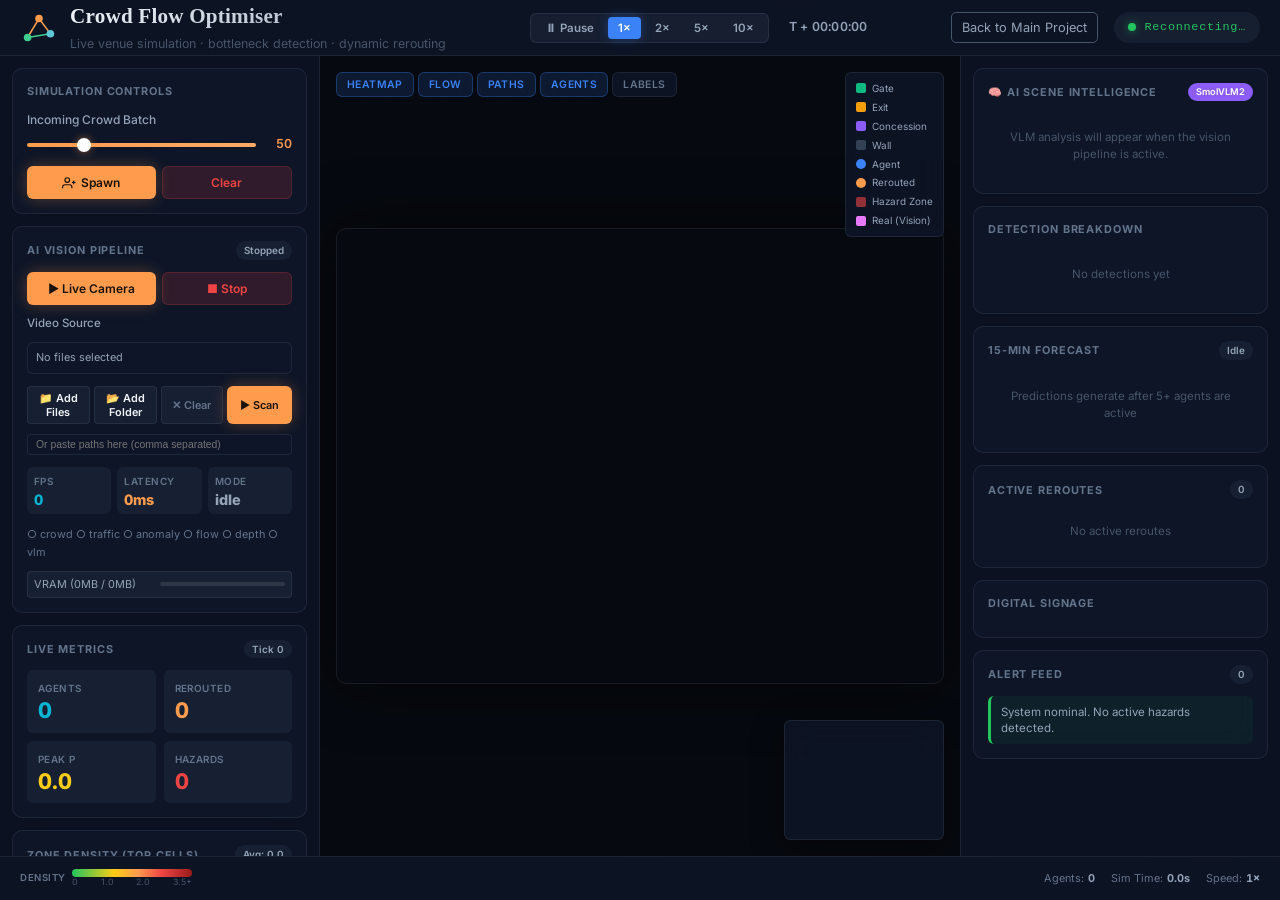
<file: frontend/index.html>
<!DOCTYPE html>
<html lang="en">
<head>
    <meta charset="UTF-8">
    <meta name="viewport" content="width=device-width, initial-scale=1.0">
    <title>Crowd Flow Optimiser — Real-Time Crowd Simulation & Rerouting</title>
    <meta name="description" content="Predictive digital twin for venue crowd management. Real-time simulation, bottleneck forecasting, and automated crowd rerouting engine.">
    <link rel="stylesheet" href="styles.css?v=3">
    <link rel="preconnect" href="https://fonts.googleapis.com">
    <link rel="preconnect" href="https://fonts.gstatic.com" crossorigin>
    <link href="https://fonts.googleapis.com/css2?family=Inter:wght@400;500;600;700;800&display=swap" rel="stylesheet">
</head>
<body>
    <div class="app-container">
        <!-- ━━━ HEADER ━━━ -->
        <header class="topbar">
            <div class="brand">
                <svg class="brand-mark" viewBox="0 0 40 40" fill="none" xmlns="http://www.w3.org/2000/svg">
                    <line x1="8" y1="30" x2="20" y2="10" stroke="#FF9B4D" stroke-width="1.6"/>
                    <line x1="20" y1="10" x2="32" y2="26" stroke="#FF9B4D" stroke-width="1.6"/>
                    <line x1="8" y1="30" x2="32" y2="26" stroke="#3ECF8E" stroke-width="1.6"/>
                    <circle cx="8" cy="30" r="4" fill="#3ECF8E"/>
                    <circle cx="20" cy="10" r="4" fill="#FF9B4D"/>
                    <circle cx="32" cy="26" r="4" fill="#5EC8D8"/>
                </svg>
                <div>
                    <h1>Crowd Flow Optimiser</h1>
                    <p class="tagline">Live venue simulation · bottleneck detection · dynamic rerouting</p>
                </div>
            </div>
            <div class="header-center">
                <div class="speed-controls">
                    <button class="speed-btn" data-speed="0" id="speed-0x">⏸ Pause</button>
                    <button class="speed-btn active" data-speed="1" id="speed-1x">1×</button>
                    <button class="speed-btn" data-speed="2" id="speed-2x">2×</button>
                    <button class="speed-btn" data-speed="5" id="speed-5x">5×</button>
                    <button class="speed-btn" data-speed="10" id="speed-10x">10×</button>
                </div>
                <div class="sim-clock" id="sim-clock">T + 00:00:00</div>
            </div>
            <div style="display:flex; align-items:center; gap: 16px;">
                <a href="#" style="color: var(--text-secondary); font-size: 0.8rem; text-decoration: none; border: 1px solid var(--text-dim); padding: 5px 10px; border-radius: 5px; transition: all 0.2s;">Back to Main Project</a>
                <div class="status-pill live" id="statusPill">
                    <span class="status-dot" id="connection-dot"></span>
                    <span id="connection-text">SIMULATION LIVE</span>
                </div>
            </div>
        </header>

        <!-- ━━━ LEFT SIDEBAR ━━━ -->
        <div class="sidebar left">
            <!-- Simulation Controls -->
            <section class="panel" id="panel-controls">
                <div class="panel-header">
                    <span class="panel-title">Simulation Controls</span>
                </div>
                <div class="control-group">
                    <label for="crowd-size">Incoming Crowd Batch</label>
                    <div class="control-row">
                        <input type="range" id="crowd-size" min="5" max="200" value="50" step="5">
                        <span id="crowd-size-val">50</span>
                    </div>
                </div>
                <div class="actions">
                    <button id="btn-spawn" class="btn primary">
                        <svg width="14" height="14" viewBox="0 0 24 24" fill="none" stroke="currentColor" stroke-width="2"><path d="M17 21v-2a4 4 0 0 0-4-4H5a4 4 0 0 0-4 4v2"/><circle cx="9" cy="7" r="4"/><line x1="23" y1="11" x2="17" y2="11"/><line x1="20" y1="8" x2="20" y2="14"/></svg>
                        Spawn
                    </button>
                    <button id="btn-clear" class="btn danger">Clear</button>
                </div>
            </section>

            <!-- ━━━ AI VISION PIPELINE (Expanded) ━━━ -->
            <section class="panel" id="panel-vision">
                <div class="panel-header">
                    <span class="panel-title">AI Vision Pipeline</span>
                    <span class="panel-badge" id="vision-status">Stopped</span>
                </div>

                <!-- Live Camera Controls -->
                <div class="actions" style="margin-top: 8px;">
                    <button id="btn-vision-start" class="btn primary">▶ Live Camera</button>
                    <button id="btn-vision-stop" class="btn danger">■ Stop</button>
                </div>

                <!-- Video / Folder Scan -->
                <div class="control-group" style="margin-top: 10px;">
                    <label style="font-size: 0.72rem; color: var(--text-secondary); margin-bottom: 4px; display:block;">Video Source</label>
                    
                    <!-- File list display -->
                    <div id="video-file-list" style="background:var(--bg-input); border:var(--glass-border); border-radius:6px; padding:6px 8px; min-height:32px; max-height:80px; overflow-y:auto; margin-bottom:6px; font-size:0.68rem; color:var(--text-secondary);">
                        No files selected
                    </div>
                    
                    <!-- Picker buttons -->
                    <div style="display:flex; gap:4px; flex-wrap:wrap;">
                        <button id="btn-pick-files" class="btn" style="font-size:0.68rem; padding:4px 8px; background:var(--bg-card); border:var(--glass-border); color:var(--text-primary); cursor:pointer; border-radius:4px;">📁 Add Files</button>
                        <button id="btn-pick-folder" class="btn" style="font-size:0.68rem; padding:4px 8px; background:var(--bg-card); border:var(--glass-border); color:var(--text-primary); cursor:pointer; border-radius:4px;">📂 Add Folder</button>
                        <button id="btn-clear-files" class="btn" style="font-size:0.68rem; padding:4px 8px; background:var(--bg-card); border:var(--glass-border); color:var(--text-tertiary); cursor:pointer; border-radius:4px;">✕ Clear</button>
                        <button id="btn-scan-video" class="btn primary" style="font-size:0.68rem; padding:4px 10px; margin-left:auto;">▶ Scan</button>
                    </div>
                    
                    <!-- Hidden input for manual path entry -->
                    <input type="text" id="video-path-input" placeholder="Or paste paths here (comma separated)" style="width:100%; background:var(--bg-input); border:var(--glass-border); border-radius:4px; padding:4px 8px; color:var(--text-primary); font-size:0.65rem; outline:none; margin-top:4px;">
                </div>

                <!-- Video Progress Bar -->
                <div class="vision-progress-bar" style="display:none; margin-top: 6px;">
                    <div id="vision-progress" class="vision-progress-fill" style="width:0%;"></div>
                </div>

                <!-- Pipeline Metrics -->
                <div style="display:grid; grid-template-columns:1fr 1fr 1fr; gap:6px; margin-top:10px;">
                    <div class="stat-card" style="padding:6px;">
                        <span class="stat-label" style="font-size:0.62rem;">FPS</span>
                        <span class="stat-value" style="font-size:0.9rem; color:var(--accent-cyan);" id="vision-fps">0</span>
                    </div>
                    <div class="stat-card" style="padding:6px;">
                        <span class="stat-label" style="font-size:0.62rem;">Latency</span>
                        <span class="stat-value" style="font-size:0.9rem; color:var(--accent-orange);" id="vision-latency">0ms</span>
                    </div>
                    <div class="stat-card" style="padding:6px;">
                        <span class="stat-label" style="font-size:0.62rem;">Mode</span>
                        <span class="stat-value" style="font-size:0.9rem; color:var(--text-secondary);" id="vision-mode">idle</span>
                    </div>
                </div>

                <!-- Model Status Indicators -->
                <div id="vision-model-status" style="margin-top:8px; padding:4px 0; font-size:0.68rem; color:var(--text-dim); line-height:1.6;">
                    <span style="color:#64748b;">○ crowd</span>
                    <span style="color:#64748b;">○ traffic</span>
                    <span style="color:#64748b;">○ anomaly</span>
                    <span style="color:#64748b;">○ flow</span>
                    <span style="color:#64748b;">○ depth</span>
                    <span style="color:#64748b;">○ vlm</span>
                </div>
                
                <!-- VRAM Status -->
                <div id="vision-vram-status" style="margin-top:6px; font-size:0.68rem; color:var(--text-secondary); display:flex; justify-content:space-between; align-items:center; background:var(--bg-card); padding:4px 6px; border-radius:4px; border:var(--glass-border);">
                    <span>VRAM (0MB / 0MB)</span>
                    <div style="width: 50%; height: 4px; background: rgba(255,255,255,0.1); border-radius: 2px; overflow: hidden;">
                        <div id="vram-bar" style="width: 0%; height: 100%; background: var(--accent-purple); transition: width 0.3s ease;"></div>
                    </div>
                </div>
            </section>

            <!-- Live Stats -->
            <section class="panel" id="panel-stats">
                <div class="panel-header">
                    <span class="panel-title">Live Metrics</span>
                    <span class="panel-badge" id="tick-counter">Tick 0</span>
                </div>
                <div class="stat-grid four">
                    <div class="stat-card">
                        <span class="stat-label">Agents</span>
                        <span class="stat-value agents" id="stat-agents">0</span>
                    </div>
                    <div class="stat-card" id="stat-card-rerouted">
                        <span class="stat-label">Rerouted</span>
                        <span class="stat-value rerouted" id="stat-rerouted">0</span>
                    </div>
                    <div class="stat-card">
                        <span class="stat-label">Peak ρ</span>
                        <span class="stat-value density" id="stat-max-density">0.0</span>
                    </div>
                    <div class="stat-card" id="stat-card-bottleneck">
                        <span class="stat-label">Hazards</span>
                        <span class="stat-value bottleneck" id="stat-hazards">0</span>
                    </div>
                </div>
            </section>

            <!-- Zone Density Table -->
            <section class="panel" id="panel-density">
                <div class="panel-header">
                    <span class="panel-title">Zone Density (Top Cells)</span>
                    <span class="panel-badge" id="avg-density">Avg: 0.0</span>
                </div>
                <div style="max-height: 200px; overflow-y: auto;">
                    <table class="density-table">
                        <thead>
                            <tr>
                                <th>Cell</th>
                                <th>ρ (p/m²)</th>
                                <th>LoS</th>
                                <th>Trend</th>
                            </tr>
                        </thead>
                        <tbody id="density-tbody">
                            <tr><td colspan="4" style="color: var(--text-dim); text-align: center; padding: 12px;">No density data</td></tr>
                        </tbody>
                    </table>
                </div>
            </section>

            <!-- Gate Status -->
            <section class="panel" id="panel-gates">
                <div class="panel-header">
                    <span class="panel-title">Gate Control</span>
                </div>
                <div class="gate-list" id="gate-list">
                    <!-- Dynamic gate items -->
                </div>
            </section>
        </div>

        <!-- ━━━ CENTER: VENUE CANVAS ━━━ -->
        <div class="center-content">
            <div class="venue-container">
                <!-- Layer toggles -->
                <div class="canvas-overlay">
                    <button class="overlay-toggle active" id="toggle-heatmap" data-layer="heatmap">Heatmap</button>
                    <button class="overlay-toggle active" id="toggle-flow" data-layer="flow">Flow</button>
                    <button class="overlay-toggle active" id="toggle-paths" data-layer="paths">Paths</button>
                    <button class="overlay-toggle active" id="toggle-agents" data-layer="agents">Agents</button>
                    <button class="overlay-toggle" id="toggle-labels" data-layer="labels">Labels</button>
                </div>

                <!-- Legend -->
                <div class="canvas-legend">
                    <div class="legend-row"><span class="legend-swatch gate"></span> Gate</div>
                    <div class="legend-row"><span class="legend-swatch exit"></span> Exit</div>
                    <div class="legend-row"><span class="legend-swatch concession"></span> Concession</div>
                    <div class="legend-row"><span class="legend-swatch wall"></span> Wall</div>
                    <div class="legend-row"><span class="legend-swatch agent"></span> Agent</div>
                    <div class="legend-row"><span class="legend-swatch rerouted"></span> Rerouted</div>
                    <div class="legend-row"><span class="legend-swatch bottleneck"></span> Hazard Zone</div>
                    <div class="legend-row"><span class="legend-swatch" style="background:#e879f9;"></span> Real (Vision)</div>
                </div>

                <!-- Main Canvas -->
                <canvas id="venue-canvas" width="800" height="600"></canvas>

                <!-- Minimap -->
                <div class="minimap">
                    <canvas id="minimap-canvas" width="160" height="120"></canvas>
                </div>
            </div>
        </div>

        <!-- ━━━ RIGHT SIDEBAR ━━━ -->
        <div class="sidebar right">

            <!-- ━━━ AI SCENE INTELLIGENCE (VLM) ━━━ -->
            <section class="panel" id="panel-vlm">
                <div class="panel-header">
                    <span class="panel-title">🧠 AI Scene Intelligence</span>
                    <span class="panel-badge" style="font-size:0.58rem; background:var(--accent-purple); color:#fff;">SmolVLM2</span>
                </div>
                <div id="vlm-analysis" style="padding: 4px 0;">
                    <div style="font-size: 0.72rem; color: var(--text-dim); text-align: center; padding: 12px;">
                        VLM analysis will appear when the vision pipeline is active.
                    </div>
                </div>
            </section>

            <!-- ━━━ DETECTION BREAKDOWN ━━━ -->
            <section class="panel" id="panel-detections">
                <div class="panel-header">
                    <span class="panel-title">Detection Breakdown</span>
                </div>
                <div id="vision-detections" style="padding: 4px 0;">
                    <div style="font-size: 0.72rem; color: var(--text-dim); text-align: center; padding: 12px;">
                        No detections yet
                    </div>
                </div>
            </section>

            <!-- Prediction Timeline -->
            <section class="panel" id="panel-prediction">
                <div class="panel-header">
                    <span class="panel-title">15-Min Forecast</span>
                    <span class="panel-badge" id="prediction-status">Idle</span>
                </div>
                <div class="prediction-timeline" id="prediction-timeline">
                    <div style="font-size: 0.72rem; color: var(--text-dim); text-align: center; padding: 16px;">
                        Predictions generate after 5+ agents are active
                    </div>
                </div>
            </section>

            <!-- Active Reroutes -->
            <section class="panel" id="panel-reroutes">
                <div class="panel-header">
                    <span class="panel-title">Active Reroutes</span>
                    <span class="panel-badge" id="reroute-count">0</span>
                </div>
                <div id="reroute-list" style="max-height: 160px; overflow-y: auto;">
                    <div style="font-size: 0.72rem; color: var(--text-dim); text-align: center; padding: 12px;">
                        No active reroutes
                    </div>
                </div>
            </section>

            <!-- Digital Signage -->
            <section class="panel" id="panel-signage">
                <div class="panel-header">
                    <span class="panel-title">Digital Signage</span>
                </div>
                <div class="sign-list" id="sign-list">
                    <!-- Dynamic sign items -->
                </div>
            </section>

            <!-- Alerts Feed -->
            <section class="panel" id="panel-alerts">
                <div class="panel-header">
                    <span class="panel-title">Alert Feed</span>
                    <span class="panel-badge" id="alert-count">0</span>
                </div>
                <ul id="alert-list" class="alert-list">
                    <li class="alert-item empty-alert">System nominal. No active hazards detected.</li>
                </ul>
            </section>
        </div>

        <!-- ━━━ BOTTOM BAR ━━━ -->
        <div class="bottom-bar">
            <div class="bottom-left">
                <div class="density-legend">
                    <span class="density-legend-label">Density</span>
                    <div>
                        <div class="density-gradient"></div>
                        <div class="density-scale">
                            <span>0</span>
                            <span>1.0</span>
                            <span>2.0</span>
                            <span>3.5+</span>
                        </div>
                    </div>
                </div>
            </div>
            <div class="bottom-right">
                <div class="bottom-stat">Agents: <strong id="bottom-agents">0</strong></div>
                <div class="bottom-stat">Sim Time: <strong id="bottom-sim-time">0.0s</strong></div>
                <div class="bottom-stat">Speed: <strong id="bottom-speed">1×</strong></div>
            </div>
        </div>
    </div>

    <!-- Tooltip (positioned dynamically) -->
    <div class="tooltip" id="tooltip"></div>

    <script src="app.js?v=4"></script>
</body>
</html>
</file>
<file: frontend/styles.css>
/* ━━━━━━━━━━━━━━━━━━━━━━━━━━━━━━━━━━━━━━━━━━━━━━━━━━━━━━━━━━━━━━━━━━━━━
   CROWD FLOW OPTIMISER — Premium Operations Dashboard
   Design System: Dark Glassmorphism + Animated Density Gradients
   ━━━━━━━━━━━━━━━━━━━━━━━━━━━━━━━━━━━━━━━━━━━━━━━━━━━━━━━━━━━━━━━━━━━━━ */

/* ─── Design Tokens ─── */
:root {
    /* Core palette */
    --bg-void: #06090f;
    --bg-deep: #0b1120;
    --bg-panel: rgba(15, 23, 42, 0.75);
    --bg-panel-solid: #0f172a;
    --bg-card: rgba(30, 41, 59, 0.6);
    --bg-hover: rgba(51, 65, 85, 0.4);
    --bg-input: rgba(15, 23, 42, 0.9);

    /* Glass effect */
    --glass-blur: blur(16px);
    --glass-border: 1px solid rgba(148, 163, 184, 0.12);
    --glass-shadow: 0 8px 32px rgba(0, 0, 0, 0.4);

    /* Text hierarchy */
    --text-primary: #f1f5f9;
    --text-secondary: #94a3b8;
    --text-tertiary: #64748b;
    --text-dim: #475569;

    /* Accent colors */
    --accent-blue: #3b82f6;
    --accent-blue-glow: rgba(59, 130, 246, 0.3);
    --accent-cyan: #06b6d4;
    --accent-purple: #8b5cf6;
    --accent-indigo: #6366f1;
    --accent-orange: #FF9B4D;
    --accent-orange-glow: rgba(255, 155, 77, 0.3);

    /* Density LoS colors (Fruin) */
    --los-a: #22c55e;
    --los-b: #4ade80;
    --los-c: #facc15;
    --los-d: #FF9B4D;
    --los-e: #ef4444;
    --los-f: #dc2626;
    --los-critical: #991b1b;

    /* Severity */
    --severity-info: #06b6d4;
    --severity-warning: #FF9B4D;
    --severity-critical: #ef4444;
    --severity-emergency: #dc2626;

    /* Grid cell colors */
    --cell-empty: #0b1120;
    --cell-wall: #334155;
    --cell-gate: #10b981;
    --cell-exit: #f59e0b;
    --cell-concession: #8b5cf6;

    /* Layout */
    --header-height: 56px;
    --sidebar-width: 320px;
    --bottom-bar-height: 44px;
    --radius-sm: 6px;
    --radius-md: 10px;
    --radius-lg: 14px;
    --radius-xl: 18px;

    /* Transitions */
    --ease-out: cubic-bezier(0.16, 1, 0.3, 1);
    --ease-spring: cubic-bezier(0.34, 1.56, 0.64, 1);
}

/* ─── Reset & Base ─── */
*, *::before, *::after {
    margin: 0;
    padding: 0;
    box-sizing: border-box;
}

html, body {
    height: 100%;
    overflow: hidden;
}

body {
    font-family: 'Inter', -apple-system, BlinkMacSystemFont, sans-serif;
    background: var(--bg-void);
    color: var(--text-primary);
    line-height: 1.5;
    -webkit-font-smoothing: antialiased;
}

/* Animated background gradient */
body::before {
    content: '';
    position: fixed;
    inset: 0;
    background: 
        radial-gradient(ellipse 80% 50% at 20% 40%, rgba(59, 130, 246, 0.06), transparent),
        radial-gradient(ellipse 60% 40% at 80% 60%, rgba(139, 92, 246, 0.05), transparent),
        radial-gradient(ellipse 50% 30% at 50% 80%, rgba(6, 182, 212, 0.04), transparent);
    pointer-events: none;
    z-index: 0;
}

/* ─── Scrollbar ─── */
::-webkit-scrollbar {
    width: 5px;
    height: 5px;
}
::-webkit-scrollbar-track {
    background: transparent;
}
::-webkit-scrollbar-thumb {
    background: var(--text-dim);
    border-radius: 4px;
}
::-webkit-scrollbar-thumb:hover {
    background: var(--text-tertiary);
}

/* ─── App Shell ─── */
.app-container {
    display: grid;
    grid-template-rows: var(--header-height) 1fr var(--bottom-bar-height);
    grid-template-columns: var(--sidebar-width) 1fr var(--sidebar-width);
    height: 100vh;
    position: relative;
    z-index: 1;
}

/* ─── Header ─── */
.topbar {
    grid-column: 1 / -1;
    display: flex;
    align-items: center;
    justify-content: space-between;
    padding: 0 20px;
    background: var(--bg-panel);
    backdrop-filter: var(--glass-blur);
    border-bottom: var(--glass-border);
    z-index: 100;
}

.brand { display: flex; align-items: center; gap: 12px; }
.brand-mark { width: 38px; height: 38px; flex: none; }
.brand h1 {
    font-family: "Bookman Old Style", "Century Schoolbook", Cambria, serif;
    font-size: 1.32rem;
    font-weight: 700;
    margin: 0;
    letter-spacing: 0.01em;
    background: linear-gradient(135deg, var(--text-primary), var(--text-secondary));
    -webkit-background-clip: text;
    -webkit-text-fill-color: transparent;
}
.brand .tagline {
    margin: 2px 0 0;
    font-size: 0.78rem;
    color: var(--text-dim);
}

.status-pill {
    display: flex;
    align-items: center;
    gap: 8px;
    padding: 7px 14px;
    border-radius: 999px;
    background: var(--bg-card);
    border: 1px solid var(--glass-border);
    font-family: "Courier New", monospace;
    font-size: 0.74rem;
    letter-spacing: 0.06em;
    color: var(--text-secondary);
    white-space: nowrap;
}
.status-dot {
    width: 8px; height: 8px; border-radius: 50%;
    background: var(--text-dim);
    flex: none;
}
.status-pill.live .status-dot { background: var(--los-a); box-shadow: 0 0 8px rgba(34,197,94,0.6); animation: pulse 1.6s infinite; }
.status-pill.live { color: var(--los-a); border-color: #1F4B3A; }

.header-center {
    display: flex;
    align-items: center;
    gap: 20px;
}

.speed-controls {
    display: flex;
    align-items: center;
    gap: 4px;
    background: var(--bg-card);
    padding: 3px 4px;
    border-radius: var(--radius-sm);
    border: var(--glass-border);
}

.speed-btn {
    padding: 4px 10px;
    border: none;
    background: transparent;
    color: var(--text-secondary);
    font-size: 0.72rem;
    font-weight: 600;
    font-family: 'Inter', sans-serif;
    cursor: pointer;
    border-radius: 4px;
    transition: all 0.2s var(--ease-out);
}

.speed-btn:hover {
    background: var(--bg-hover);
    color: var(--text-primary);
}

.speed-btn.active {
    background: var(--accent-blue);
    color: white;
    box-shadow: 0 0 12px var(--accent-blue-glow);
}

.sim-clock {
    font-size: 0.78rem;
    font-weight: 600;
    color: var(--text-secondary);
    font-variant-numeric: tabular-nums;
    letter-spacing: 0.02em;
}

.header-right {
    display: flex;
    align-items: center;
    gap: 14px;
}

.connection-badge {
    display: flex;
    align-items: center;
    gap: 6px;
    font-size: 0.72rem;
    color: var(--text-secondary);
    padding: 4px 10px;
    background: var(--bg-card);
    border-radius: 20px;
    border: var(--glass-border);
}

.connection-dot {
    width: 7px;
    height: 7px;
    border-radius: 50%;
    background: var(--los-a);
    box-shadow: 0 0 8px rgba(34, 197, 94, 0.6);
    animation: pulse 2s ease infinite;
}

.connection-dot.disconnected {
    background: var(--severity-critical);
    box-shadow: 0 0 8px rgba(239, 68, 68, 0.6);
    animation: none;
}

@keyframes pulse {
    0%, 100% { transform: scale(1); opacity: 1; }
    50% { transform: scale(1.3); opacity: 0.7; }
}

/* ─── Sidebars ─── */
.sidebar {
    display: flex;
    flex-direction: column;
    gap: 12px;
    padding: 12px;
    overflow-y: auto;
    background: var(--bg-deep);
    border-right: var(--glass-border);
}

.sidebar.right {
    border-right: none;
    border-left: var(--glass-border);
}

/* ─── Panel Card ─── */
.panel {
    background: var(--bg-panel);
    backdrop-filter: var(--glass-blur);
    border-radius: var(--radius-md);
    border: var(--glass-border);
    padding: 14px;
    transition: transform 0.2s var(--ease-out), box-shadow 0.2s var(--ease-out);
}

.panel:hover {
    box-shadow: 0 4px 24px rgba(0, 0, 0, 0.3);
}

.panel-header {
    display: flex;
    align-items: center;
    justify-content: space-between;
    margin-bottom: 12px;
}

.panel-title {
    font-size: 0.68rem;
    font-weight: 700;
    text-transform: uppercase;
    letter-spacing: 0.08em;
    color: var(--text-tertiary);
}

.panel-badge {
    font-size: 0.62rem;
    font-weight: 600;
    padding: 2px 8px;
    border-radius: 10px;
    background: var(--bg-card);
    color: var(--text-secondary);
}

/* ─── Simulation Controls Panel ─── */
.control-group {
    display: flex;
    flex-direction: column;
    gap: 6px;
    margin-bottom: 12px;
}

.control-group label {
    font-size: 0.75rem;
    color: var(--text-secondary);
    font-weight: 500;
}

.control-row {
    display: flex;
    align-items: center;
    gap: 8px;
}

.control-row span {
    min-width: 28px;
    text-align: right;
    font-size: 0.78rem;
    font-weight: 600;
    font-variant-numeric: tabular-nums;
    color: var(--accent-orange);
}

input[type="range"] {
    flex: 1;
    height: 4px;
    -webkit-appearance: none;
    appearance: none;
    background: linear-gradient(90deg, #FF9B4D, #ffaa66);
    border-radius: 4px;
    outline: none;
}

input[type="range"]::-webkit-slider-thumb {
    -webkit-appearance: none;
    width: 14px;
    height: 14px;
    border-radius: 50%;
    background: white;
    cursor: pointer;
    box-shadow: 0 0 8px rgba(255, 155, 77, 0.5);
    transition: transform 0.15s var(--ease-spring);
}

input[type="range"]::-webkit-slider-thumb:hover {
    transform: scale(1.2);
}

.actions {
    display: flex;
    gap: 6px;
}

.btn {
    flex: 1;
    padding: 8px 12px;
    border-radius: var(--radius-sm);
    font-size: 0.75rem;
    font-weight: 600;
    font-family: 'Inter', sans-serif;
    cursor: pointer;
    border: none;
    transition: all 0.2s var(--ease-out);
    display: flex;
    align-items: center;
    justify-content: center;
    gap: 5px;
}

.btn.primary {
    background: var(--accent-orange);
    color: #1A1108;
    box-shadow: 0 0 16px var(--accent-orange-glow);
}

.btn.primary:hover {
    background: #ffaa66;
    box-shadow: 0 0 24px var(--accent-orange-glow);
    transform: translateY(-1px);
}

.btn.primary:active {
    transform: translateY(0);
}

.btn.secondary {
    background: var(--bg-card);
    color: var(--text-secondary);
    border: var(--glass-border);
}

.btn.secondary:hover {
    background: var(--bg-hover);
    color: var(--text-primary);
}

.btn.danger {
    background: rgba(239, 68, 68, 0.15);
    color: var(--severity-critical);
    border: 1px solid rgba(239, 68, 68, 0.2);
}

.btn.danger:hover {
    background: rgba(239, 68, 68, 0.25);
}

/* ─── Stats Grid ─── */
.stat-grid {
    display: grid;
    grid-template-columns: 1fr 1fr;
    gap: 8px;
}

.stat-grid.four {
    grid-template-columns: 1fr 1fr;
}

.stat-card {
    background: var(--bg-card);
    padding: 10px;
    border-radius: var(--radius-sm);
    display: flex;
    flex-direction: column;
    gap: 4px;
    border: 1px solid transparent;
    transition: border-color 0.3s;
}

.stat-card.highlight {
    border-color: rgba(239, 68, 68, 0.3);
    background: rgba(239, 68, 68, 0.05);
}

.stat-label {
    font-size: 0.62rem;
    color: var(--text-tertiary);
    text-transform: uppercase;
    letter-spacing: 0.05em;
    font-weight: 600;
}

.stat-value {
    font-size: 1.35rem;
    font-weight: 800;
    font-variant-numeric: tabular-nums;
    line-height: 1;
}

.stat-value.agents { color: var(--accent-cyan); }
.stat-value.rerouted { color: var(--severity-warning); }
.stat-value.density { color: var(--los-c); }
.stat-value.bottleneck { color: var(--severity-critical); }

/* ─── Zone Density Table ─── */
.density-table {
    width: 100%;
    border-collapse: collapse;
    font-size: 0.72rem;
}

.density-table th {
    font-size: 0.62rem;
    text-transform: uppercase;
    letter-spacing: 0.06em;
    color: var(--text-tertiary);
    font-weight: 600;
    text-align: left;
    padding: 4px 6px;
    border-bottom: 1px solid rgba(148, 163, 184, 0.08);
}

.density-table td {
    padding: 5px 6px;
    color: var(--text-secondary);
    font-variant-numeric: tabular-nums;
    border-bottom: 1px solid rgba(148, 163, 184, 0.04);
}

.density-table tr:hover td {
    background: var(--bg-hover);
}

.los-badge {
    display: inline-flex;
    align-items: center;
    justify-content: center;
    min-width: 22px;
    padding: 1px 6px;
    border-radius: 4px;
    font-size: 0.65rem;
    font-weight: 700;
    letter-spacing: 0.02em;
}

.los-badge.A { background: rgba(34, 197, 94, 0.15); color: var(--los-a); }
.los-badge.B { background: rgba(74, 222, 128, 0.15); color: var(--los-b); }
.los-badge.C { background: rgba(250, 204, 21, 0.15); color: var(--los-c); }
.los-badge.D { background: rgba(249, 115, 22, 0.15); color: var(--los-d); }
.los-badge.E { background: rgba(239, 68, 68, 0.15); color: var(--los-e); }
.los-badge.F { background: rgba(220, 38, 38, 0.2); color: var(--los-f); }
.los-badge.CRITICAL { background: rgba(153, 27, 27, 0.3); color: #fca5a5; animation: criticalPulse 1s ease infinite; }

@keyframes criticalPulse {
    0%, 100% { opacity: 1; }
    50% { opacity: 0.6; }
}

.trend-indicator {
    font-size: 0.7rem;
}
.trend-indicator.rising { color: var(--severity-critical); }
.trend-indicator.falling { color: var(--los-a); }
.trend-indicator.stable { color: var(--text-dim); }

/* ─── Gate Status ─── */
.gate-list {
    display: flex;
    flex-direction: column;
    gap: 6px;
}

.gate-item {
    display: flex;
    align-items: center;
    justify-content: space-between;
    padding: 8px 10px;
    background: var(--bg-card);
    border-radius: var(--radius-sm);
    font-size: 0.75rem;
    transition: background 0.2s;
}

.gate-item:hover {
    background: var(--bg-hover);
}

.gate-info {
    display: flex;
    align-items: center;
    gap: 8px;
}

.gate-dot {
    width: 8px;
    height: 8px;
    border-radius: 50%;
}

.gate-dot.open { background: var(--los-a); box-shadow: 0 0 6px rgba(34, 197, 94, 0.4); }
.gate-dot.throttled { background: var(--severity-warning); box-shadow: 0 0 6px rgba(245, 158, 11, 0.4); }
.gate-dot.closed { background: var(--severity-critical); box-shadow: 0 0 6px rgba(239, 68, 68, 0.4); }

.gate-rate {
    font-size: 0.65rem;
    color: var(--text-tertiary);
    font-variant-numeric: tabular-nums;
}

.gate-controls {
    display: flex;
    gap: 3px;
}

.gate-btn {
    padding: 2px 6px;
    border: none;
    background: transparent;
    font-size: 0.6rem;
    font-family: 'Inter', sans-serif;
    cursor: pointer;
    border-radius: 3px;
    transition: all 0.15s;
}

.gate-btn.open-btn { color: var(--los-a); }
.gate-btn.throttle-btn { color: var(--severity-warning); }
.gate-btn.close-btn { color: var(--severity-critical); }
.gate-btn:hover { background: var(--bg-hover); }

/* ─── Alerts Feed ─── */
.alert-list {
    list-style: none;
    display: flex;
    flex-direction: column;
    gap: 6px;
    max-height: 300px;
    overflow-y: auto;
}

.alert-item {
    padding: 8px 10px;
    border-radius: var(--radius-sm);
    font-size: 0.72rem;
    line-height: 1.4;
    border-left: 3px solid;
    animation: alertSlideIn 0.35s var(--ease-out);
    display: flex;
    flex-direction: column;
    gap: 2px;
}

.alert-item .alert-time {
    font-size: 0.6rem;
    color: var(--text-dim);
    font-variant-numeric: tabular-nums;
}

.alert-item.WARNING {
    background: rgba(245, 158, 11, 0.08);
    border-left-color: var(--severity-warning);
    color: #fbbf24;
}

.alert-item.CRITICAL {
    background: rgba(239, 68, 68, 0.08);
    border-left-color: var(--severity-critical);
    color: #fca5a5;
}

.alert-item.EMERGENCY {
    background: rgba(220, 38, 38, 0.12);
    border-left-color: var(--severity-emergency);
    color: #fecaca;
    animation: alertSlideIn 0.35s var(--ease-out), emergencyGlow 1.5s ease infinite;
}

.alert-item.INFO {
    background: rgba(6, 182, 212, 0.08);
    border-left-color: var(--severity-info);
    color: #67e8f9;
}

.alert-item.empty-alert {
    background: rgba(34, 197, 94, 0.06);
    border-left-color: var(--los-a);
    color: var(--text-secondary);
}

@keyframes alertSlideIn {
    from { opacity: 0; transform: translateX(-8px); }
    to { opacity: 1; transform: translateX(0); }
}

@keyframes emergencyGlow {
    0%, 100% { box-shadow: inset 0 0 0 0 transparent; }
    50% { box-shadow: inset 0 0 12px rgba(220, 38, 38, 0.15); }
}

/* ─── Prediction Timeline ─── */
.prediction-timeline {
    display: flex;
    flex-direction: column;
    gap: 6px;
}

.prediction-item {
    display: flex;
    align-items: center;
    gap: 10px;
    padding: 6px 8px;
    background: var(--bg-card);
    border-radius: var(--radius-sm);
    font-size: 0.72rem;
    transition: background 0.15s;
    cursor: default;
}

.prediction-item:hover {
    background: var(--bg-hover);
}

.prediction-time {
    font-size: 0.65rem;
    font-weight: 600;
    color: var(--text-tertiary);
    min-width: 42px;
    font-variant-numeric: tabular-nums;
}

.prediction-bar {
    flex: 1;
    height: 6px;
    background: var(--bg-input);
    border-radius: 3px;
    overflow: hidden;
    position: relative;
}

.prediction-fill {
    height: 100%;
    border-radius: 3px;
    transition: width 0.5s var(--ease-out), background 0.3s;
}

.prediction-density {
    font-size: 0.65rem;
    font-weight: 600;
    min-width: 32px;
    text-align: right;
    font-variant-numeric: tabular-nums;
}

/* ─── Signage Panel ─── */
.sign-list {
    display: flex;
    flex-direction: column;
    gap: 6px;
}

.sign-item {
    display: flex;
    align-items: center;
    gap: 8px;
    padding: 8px 10px;
    background: var(--bg-card);
    border-radius: var(--radius-sm);
    font-size: 0.72rem;
    transition: all 0.2s;
}

.sign-item.active {
    border: 1px solid rgba(245, 158, 11, 0.3);
    background: rgba(245, 158, 11, 0.05);
}

.sign-direction {
    font-size: 1.1rem;
    line-height: 1;
}

.sign-message {
    flex: 1;
    color: var(--text-secondary);
}

/* ─── Center Content Area ─── */
.center-content {
    display: flex;
    flex-direction: column;
    position: relative;
    overflow: hidden;
    background: var(--bg-void);
}

.venue-container {
    flex: 1;
    display: flex;
    align-items: center;
    justify-content: center;
    position: relative;
    padding: 16px;
}

/* Canvas overlay controls */
.canvas-overlay {
    position: absolute;
    top: 16px;
    left: 16px;
    display: flex;
    gap: 4px;
    z-index: 10;
}

.overlay-toggle {
    padding: 5px 10px;
    border: var(--glass-border);
    background: var(--bg-panel);
    backdrop-filter: var(--glass-blur);
    color: var(--text-tertiary);
    font-size: 0.65rem;
    font-weight: 600;
    font-family: 'Inter', sans-serif;
    cursor: pointer;
    border-radius: var(--radius-sm);
    transition: all 0.2s;
    text-transform: uppercase;
    letter-spacing: 0.04em;
}

.overlay-toggle:hover {
    color: var(--text-secondary);
    background: var(--bg-hover);
}

.overlay-toggle.active {
    background: rgba(59, 130, 246, 0.15);
    color: var(--accent-blue);
    border-color: rgba(59, 130, 246, 0.3);
}

/* Minimap */
.minimap {
    position: absolute;
    bottom: 16px;
    right: 16px;
    width: 160px;
    height: 120px;
    border-radius: var(--radius-sm);
    border: var(--glass-border);
    background: var(--bg-panel);
    backdrop-filter: var(--glass-blur);
    overflow: hidden;
    z-index: 10;
    box-shadow: var(--glass-shadow);
}

.minimap canvas {
    width: 100%;
    height: 100%;
    image-rendering: pixelated;
}

/* Main canvas */
#venue-canvas {
    border-radius: var(--radius-md);
    border: var(--glass-border);
    box-shadow: 0 0 60px rgba(0, 0, 0, 0.5);
    cursor: grab;
    image-rendering: auto;
    transition: box-shadow 0.5s;
    max-width: 100%;
    max-height: 100%;
    object-fit: contain;
}

#venue-canvas.critical-alert {
    box-shadow: 0 0 60px rgba(239, 68, 68, 0.3), 0 0 120px rgba(239, 68, 68, 0.1);
}

/* ─── Bottom Bar ─── */
.bottom-bar {
    grid-column: 1 / -1;
    display: flex;
    align-items: center;
    justify-content: space-between;
    padding: 0 20px;
    background: var(--bg-panel);
    backdrop-filter: var(--glass-blur);
    border-top: var(--glass-border);
    font-size: 0.68rem;
    color: var(--text-tertiary);
    z-index: 100;
}

.bottom-left {
    display: flex;
    align-items: center;
    gap: 16px;
}

.density-legend {
    display: flex;
    align-items: center;
    gap: 6px;
}

.density-legend-label {
    font-size: 0.6rem;
    font-weight: 600;
    text-transform: uppercase;
    letter-spacing: 0.06em;
}

.density-gradient {
    width: 120px;
    height: 8px;
    border-radius: 4px;
    background: linear-gradient(90deg, 
        var(--los-a) 0%, 
        var(--los-c) 35%, 
        var(--los-d) 55%, 
        var(--los-e) 75%, 
        var(--los-critical) 100%
    );
}

.density-scale {
    display: flex;
    justify-content: space-between;
    font-size: 0.55rem;
    color: var(--text-dim);
    width: 120px;
    margin-top: -2px;
}

.bottom-right {
    display: flex;
    align-items: center;
    gap: 16px;
    font-variant-numeric: tabular-nums;
}

.bottom-stat {
    display: flex;
    align-items: center;
    gap: 4px;
}

.bottom-stat strong {
    color: var(--text-secondary);
}

/* ─── Legend (inline in canvas overlay) ─── */
.canvas-legend {
    position: absolute;
    top: 16px;
    right: 16px;
    display: flex;
    flex-direction: column;
    gap: 4px;
    padding: 8px 10px;
    background: var(--bg-panel);
    backdrop-filter: var(--glass-blur);
    border: var(--glass-border);
    border-radius: var(--radius-sm);
    z-index: 10;
    font-size: 0.62rem;
    color: var(--text-secondary);
}

.legend-row {
    display: flex;
    align-items: center;
    gap: 6px;
}

.legend-swatch {
    width: 10px;
    height: 10px;
    border-radius: 2px;
}

.legend-swatch.gate { background: var(--cell-gate); }
.legend-swatch.exit { background: var(--cell-exit); }
.legend-swatch.concession { background: var(--cell-concession); }
.legend-swatch.wall { background: var(--cell-wall); }
.legend-swatch.agent { background: var(--accent-blue); border-radius: 50%; }
.legend-swatch.rerouted { background: var(--severity-warning); border-radius: 50%; }
.legend-swatch.bottleneck { background: var(--severity-critical); border-radius: 2px; opacity: 0.6; }

/* ─── Tooltip ─── */
.tooltip {
    position: fixed;
    background: var(--bg-panel-solid);
    border: var(--glass-border);
    border-radius: var(--radius-sm);
    padding: 8px 12px;
    font-size: 0.72rem;
    color: var(--text-primary);
    pointer-events: none;
    z-index: 1000;
    box-shadow: var(--glass-shadow);
    max-width: 220px;
    opacity: 0;
    transition: opacity 0.15s;
}

.tooltip.visible {
    opacity: 1;
}

.tooltip-row {
    display: flex;
    justify-content: space-between;
    gap: 12px;
}

.tooltip-label {
    color: var(--text-tertiary);
    font-size: 0.65rem;
}

.tooltip-value {
    font-weight: 600;
    font-variant-numeric: tabular-nums;
}

/* ─── Responsive ─── */
@media (max-width: 1200px) {
    .app-container {
        grid-template-columns: 260px 1fr 260px;
    }
    .sidebar { padding: 8px; }
}

@media (max-width: 900px) {
    .app-container {
        grid-template-columns: 1fr;
        grid-template-rows: var(--header-height) 1fr auto auto var(--bottom-bar-height);
    }
    .sidebar { 
        flex-direction: row;
        overflow-x: auto;
        overflow-y: hidden;
    }
    .sidebar .panel {
        min-width: 260px;
    }
}

/* ━━━━━━━━━━━━━━━━━━━━━━━━━━━━━━━━━━━━━━━━━━━
   VISION DASHBOARD STYLES
   ━━━━━━━━━━━━━━━━━━━━━━━━━━━━━━━━━━━━━━━━━━━ */

/* Video scan progress bar */
.vision-progress-bar {
    height: 4px;
    background: var(--bg-card);
    border-radius: 2px;
    overflow: hidden;
}

.vision-progress-fill {
    height: 100%;
    background: linear-gradient(90deg, var(--accent-cyan), var(--accent-blue));
    border-radius: 2px;
    transition: width 0.3s ease;
}

/* Detection breakdown rows */
.vision-det-row {
    display: flex;
    justify-content: space-between;
    align-items: center;
    padding: 4px 0;
    font-size: 0.75rem;
    border-bottom: 1px solid rgba(148, 163, 184, 0.06);
}

.vision-det-row:last-child {
    border-bottom: none;
}

.vision-det-label {
    font-weight: 500;
    text-transform: capitalize;
}

.vision-det-count {
    font-weight: 700;
    color: var(--text-primary);
    font-variant-numeric: tabular-nums;
}

/* VLM Scene Analysis */
.vlm-row {
    display: flex;
    justify-content: space-between;
    align-items: center;
    padding: 5px 0;
    font-size: 0.75rem;
    color: var(--text-secondary);
    border-bottom: 1px solid rgba(148, 163, 184, 0.06);
}

.vlm-row:last-child {
    border-bottom: none;
}

.vlm-row span:first-child {
    color: var(--text-tertiary);
    font-size: 0.68rem;
    text-transform: uppercase;
    letter-spacing: 0.04em;
}

.vlm-row span:last-child {
    font-weight: 600;
    text-transform: uppercase;
    font-size: 0.72rem;
}

.vlm-hazards {
    padding: 6px 8px;
    margin-top: 6px;
    background: rgba(239, 68, 68, 0.1);
    border: 1px solid rgba(239, 68, 68, 0.25);
    border-radius: 6px;
    font-size: 0.72rem;
    color: #fca5a5;
    line-height: 1.4;
}

.vlm-summary {
    padding: 6px 0;
    margin-top: 4px;
    font-size: 0.72rem;
    color: var(--text-secondary);
    line-height: 1.5;
    font-style: italic;
}
</file>
